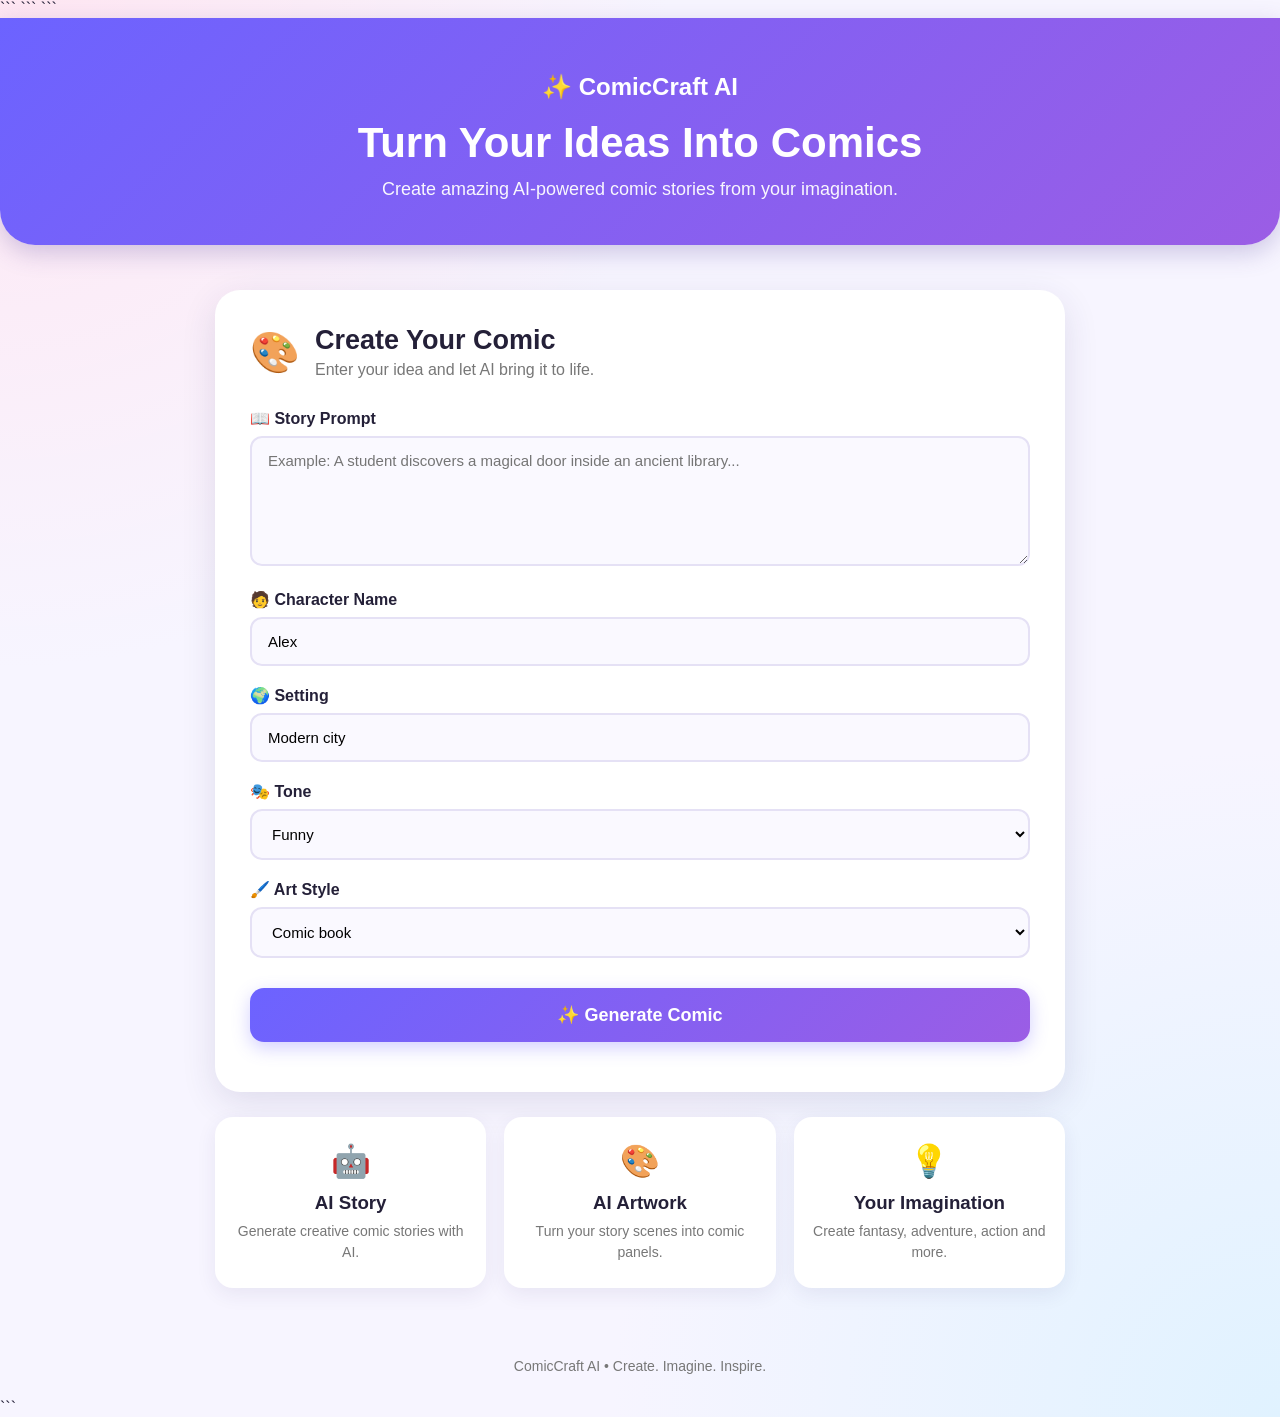
<file: templates/index.html>
<!DOCTYPE html>

<html lang="en">

<head>

```
<meta charset="UTF-8">

<meta
    name="viewport"
    content="width=device-width, initial-scale=1.0"
>

<title>ComicCraft - AI Comic Generator</title>

<link
    rel="stylesheet"
    href="/static/css/style.css"
>
```

</head>

<body>

```
<header class="hero">

    <div class="hero-content">

        <div class="logo">
            ✨ ComicCraft AI
        </div>

        <h1>
            Turn Your Ideas Into Comics
        </h1>

        <p>
            Create amazing AI-powered comic stories
            from your imagination.
        </p>

    </div>

</header>


<main class="container">

    <section class="form-card">

        <div class="card-title">
            <span>🎨</span>

            <div>
                <h2>Create Your Comic</h2>

                <p>
                    Enter your idea and let AI bring it to life.
                </p>
            </div>
        </div>


        <label for="storyPrompt">
            📖 Story Prompt
        </label>

        <textarea
            id="storyPrompt"
            placeholder="Example: A student discovers a magical door inside an ancient library..."
        ></textarea>


        <label for="characterName">
            🧑 Character Name
        </label>

        <input
            type="text"
            id="characterName"
            value="Alex"
            placeholder="Enter character name"
        >


        <label for="setting">
            🌍 Setting
        </label>

        <input
            type="text"
            id="setting"
            value="Modern city"
            placeholder="Example: Magical kingdom"
        >


        <label for="tone">
            🎭 Tone
        </label>

        <select id="tone">

            <option>Funny</option>
            <option>Adventure</option>
            <option>Action</option>
            <option>Emotional</option>
            <option>Fantasy</option>

        </select>


        <label for="artStyle">
            🖌️ Art Style
        </label>

        <select id="artStyle">

            <option>Comic book</option>
            <option>Anime</option>
            <option>Cartoon</option>
            <option>Digital art</option>
            <option>Watercolor</option>

        </select>


        <button
            id="generateButton"
            onclick="generateComic()"
        >
            ✨ Generate Comic
        </button>


        <div
            id="loading"
            class="loading hidden"
        >
            ⏳ Generating your comic...
        </div>


        <div
            id="errorMessage"
            class="error"
        ></div>

    </section>


    <section class="features">

        <div class="feature-card">
            <span>🤖</span>
            <h3>AI Story</h3>
            <p>Generate creative comic stories with AI.</p>
        </div>

        <div class="feature-card">
            <span>🎨</span>
            <h3>AI Artwork</h3>
            <p>Turn your story scenes into comic panels.</p>
        </div>

        <div class="feature-card">
            <span>💡</span>
            <h3>Your Imagination</h3>
            <p>Create fantasy, adventure, action and more.</p>
        </div>

    </section>

</main>


<footer>

    <p>
        ComicCraft AI • Create. Imagine. Inspire.
    </p>

</footer>


<script src="/static/script.js"></script>
```

</body>

</html>
</file>
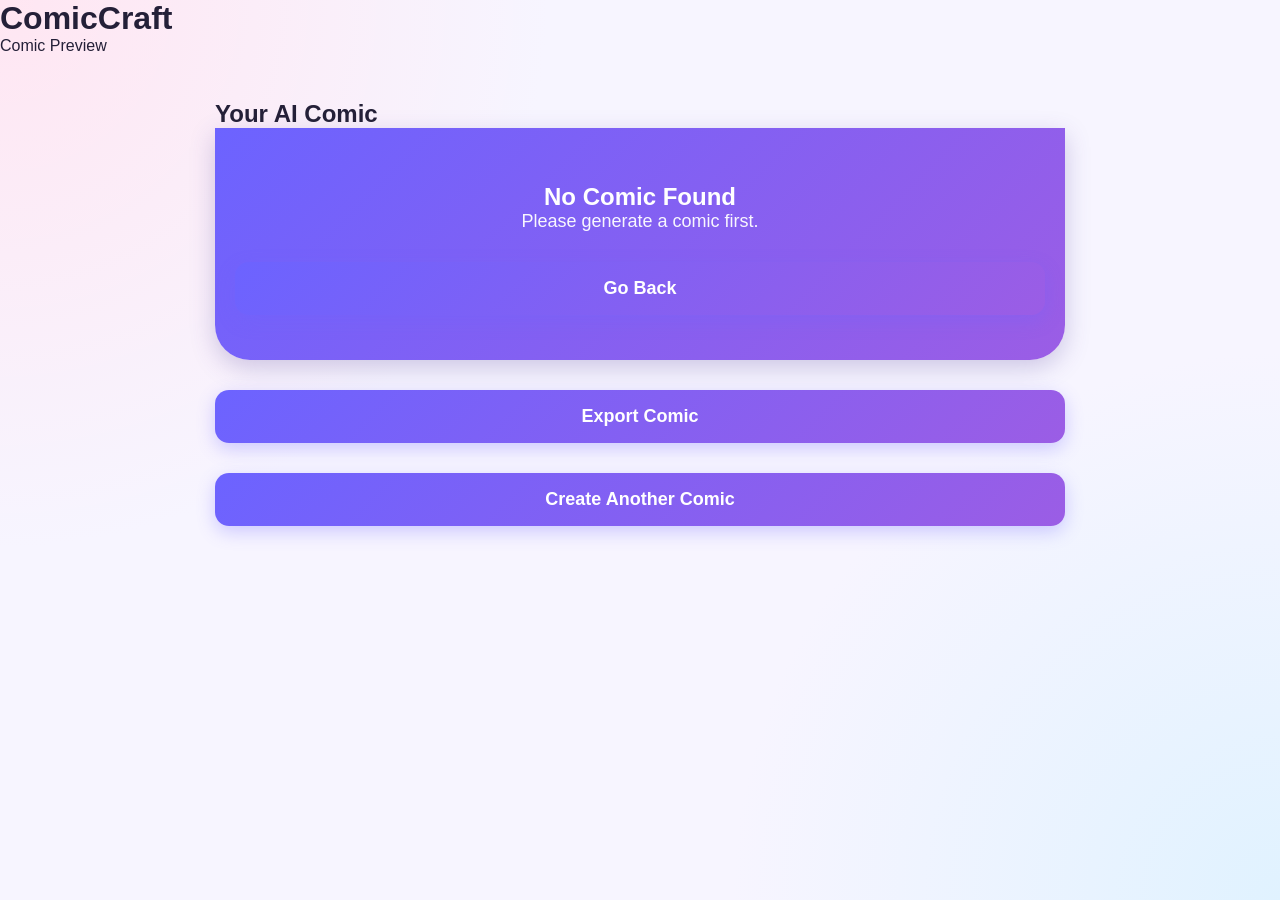
<file: templates/comic_preview.html>
<!DOCTYPE html>

<html lang="en">

<head>

    <meta charset="UTF-8">

    <meta
        name="viewport"
        content="width=device-width, initial-scale=1.0"
    >

    <title>
        Comic Preview - ComicCraft
    </title>

    <link
        rel="stylesheet"
        href="/static/css/style.css"
    >

</head>


<body>


<header>

    <h1>
        ComicCraft
    </h1>

    <p>
        Comic Preview
    </p>

</header>


<main class="container">


    <section
        id="comicHeader"
        class="comic-title"
    >

        <h2 id="comicTitle">
            Your AI Comic
        </h2>

        <p id="comicSummary"></p>

    </section>


    <section
        id="comicPanels"
        class="comic-result"
    ></section>


    <section class="actions">

        <button
            onclick="exportComic()"
        >
            Export Comic
        </button>


        <button
            onclick="createAnother()"
        >
            Create Another Comic
        </button>

    </section>


</main>


<script>

const comic =
    JSON.parse(
        sessionStorage.getItem(
            "comic"
        )
    );


if (!comic) {

    document.getElementById(
        "comicPanels"
    ).innerHTML = `

        <div class="hero">

            <h2>
                No Comic Found
            </h2>

            <p>
                Please generate a comic first.
            </p>

            <button
                onclick="createAnother()"
            >
                Go Back
            </button>

        </div>

    `;

}
else {

    displayComic(
        comic
    );

}


function displayComic(
    comic
) {

    document.getElementById(
        "comicTitle"
    ).textContent =
        comic.title;


    document.getElementById(
        "comicSummary"
    ).textContent =
        comic.summary;


    const container =
        document.getElementById(
            "comicPanels"
        );


    comic.panels.forEach(
        panel => {

            const article =
                document.createElement(
                    "article"
                );


            article.className =
                "panel";


            let imageHTML = "";


            if (
                panel.image_url
            ) {

                imageHTML = `

                    <img
                        src="${panel.image_url}"
                        alt="Comic Panel ${panel.panel_number}"
                    >

                `;

            }
            else {

                imageHTML = `

                    <div class="image-placeholder">

                        Image unavailable

                    </div>

                `;

            }


            article.innerHTML = `

                ${imageHTML}


                <div class="panel-content">

                    <h3>
                        Panel
                        ${panel.panel_number}
                    </h3>


                    <p>
                        <strong>
                            Scene:
                        </strong>

                        ${escapeHTML(
                            panel.scene
                        )}
                    </p>


                    <p>
                        <strong>
                            Narration:
                        </strong>

                        ${escapeHTML(
                            panel.narration
                        )}
                    </p>


                    <p>
                        <strong>
                            Dialogue:
                        </strong>

                        ${escapeHTML(
                            panel.dialogue
                        )}
                    </p>

                </div>

            `;


            container.appendChild(
                article
            );

        }
    );

}


async function exportComic() {

    if (!comic) {

        return;
    }


    try {

        const response =
            await fetch(
                "/export-success",
                {

                    method: "POST",

                    headers: {
                        "Content-Type":
                            "application/json"
                    },

                    body: JSON.stringify({
                        comic: comic
                    })

                }
            );


        const html =
            await response.text();


        document.open();

        document.write(
            html
        );

        document.close();

    }
    catch (error) {

        alert(
            "Export failed: "
            + error.message
        );

    }

}


function createAnother() {

    sessionStorage.removeItem(
        "comic"
    );


    window.location.href =
        "/";

}


function escapeHTML(
    value
) {

    if (!value) {

        return "";

    }


    return value
        .replaceAll(
            "&",
            "&amp;"
        )
        .replaceAll(
            "<",
            "&lt;"
        )
        .replaceAll(
            ">",
            "&gt;"
        )
        .replaceAll(
            '"',
            "&quot;"
        )
        .replaceAll(
            "'",
            "&#039;"
        );

}

</script>


</body>

</html>
</file>
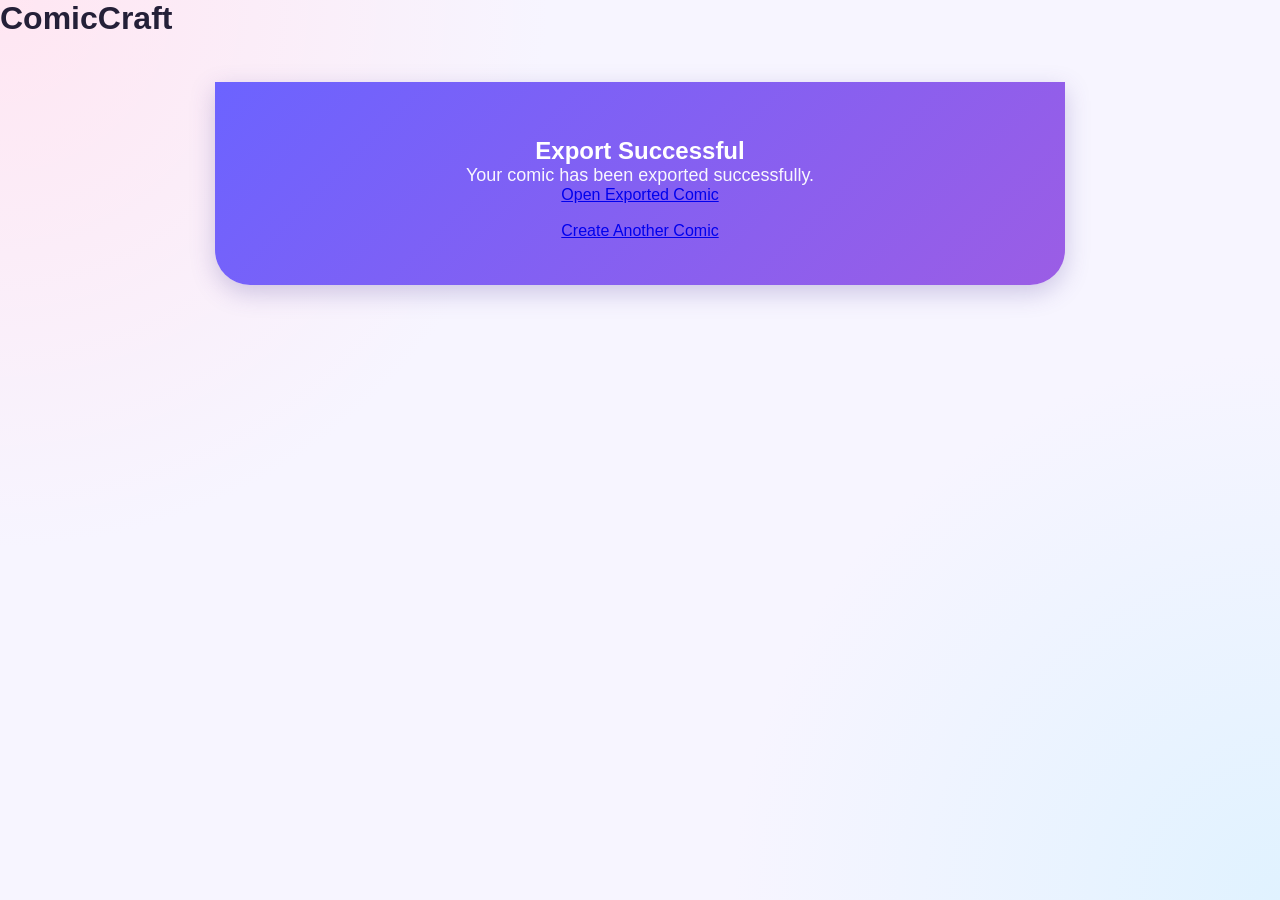
<file: templates/export_success.html>
<!DOCTYPE html>

<html lang="en">

<head>

    <meta charset="UTF-8">

    <meta
        name="viewport"
        content="width=device-width, initial-scale=1.0"
    >

    <title>
        Export Successful
    </title>

    <link
        rel="stylesheet"
        href="/static/css/style.css"
    >

</head>


<body>


<header>

    <h1>
        ComicCraft
    </h1>

</header>


<main class="container">


    <section class="hero">

        <h2>
            Export Successful
        </h2>


        <p>
            Your comic has been exported successfully.
        </p>


        <a
            href="{{ file_url }}"
            class="button"
            target="_blank"
        >
            Open Exported Comic
        </a>


        <br>
        <br>


        <a
            href="/"
            class="button secondary"
        >
            Create Another Comic
        </a>

    </section>


</main>


</body>

</html>
</file>
<file: static/css/style.css>
* {
  box-sizing: border-box;
  margin: 0;
  padding: 0;
  }

body {
font-family: Arial, sans-serif;
min-height: 100vh;
background:
radial-gradient(circle at top left, #ffe6f2, transparent 35%),
radial-gradient(circle at bottom right, #e0f2ff, transparent 35%),
#f7f5ff;
color: #242038;
}

/* Header */

.hero {
padding: 55px 20px 45px;
text-align: center;
background:
linear-gradient(135deg, #6c63ff, #9b5de5);
color: white;
border-bottom-left-radius: 35px;
border-bottom-right-radius: 35px;
box-shadow: 0 8px 25px rgba(80, 60, 150, 0.25);
}

.hero-content {
max-width: 800px;
margin: auto;
}

.logo {
font-size: 24px;
font-weight: bold;
margin-bottom: 18px;
}

.hero h1 {
font-size: 42px;
margin-bottom: 12px;
}

.hero p {
font-size: 18px;
opacity: 0.95;
}

/* Main container */

.container {
width: 92%;
max-width: 850px;
margin: 45px auto;
}

/* Form card */

.form-card {
background: white;
padding: 35px;
border-radius: 25px;
box-shadow: 0 10px 35px rgba(50, 40, 100, 0.12);
}

.card-title {
display: flex;
align-items: center;
gap: 15px;
margin-bottom: 30px;
}

.card-title span {
font-size: 40px;
}

.card-title h2 {
font-size: 27px;
margin-bottom: 5px;
}

.card-title p {
color: #777;
}

/* Labels */

label {
display: block;
font-weight: bold;
margin-top: 20px;
margin-bottom: 8px;
}

/* Inputs */

textarea,
input,
select {
width: 100%;
padding: 14px 16px;
border: 2px solid #e5e1f5;
border-radius: 12px;
font-size: 15px;
font-family: inherit;
background: #faf9ff;
outline: none;
transition: 0.2s;
}

textarea {
min-height: 130px;
resize: vertical;
}

textarea:focus,
input:focus,
select:focus {
border-color: #6c63ff;
background: white;
}

/* Generate button */

button {
width: 100%;
margin-top: 30px;
padding: 16px;
border: none;
border-radius: 14px;
background: linear-gradient(135deg, #6c63ff, #9b5de5);
color: white;
font-size: 18px;
font-weight: bold;
cursor: pointer;
transition: 0.2s;
box-shadow: 0 6px 18px rgba(108, 99, 255, 0.3);
}

button:hover {
transform: translateY(-2px);
box-shadow: 0 9px 22px rgba(108, 99, 255, 0.4);
}

button:active {
transform: translateY(0);
}

/* Loading */

.loading {
text-align: center;
margin-top: 20px;
padding: 15px;
border-radius: 12px;
background: #f0edff;
color: #5b50d6;
font-weight: bold;
}

.hidden {
display: none;
}

/* Error */

.error {
margin-top: 15px;
color: #d32f2f;
text-align: center;
}

/* Feature cards */

.features {
display: grid;
grid-template-columns: repeat(3, 1fr);
gap: 18px;
margin-top: 25px;
}

.feature-card {
background: white;
padding: 25px 18px;
border-radius: 18px;
text-align: center;
box-shadow: 0 6px 20px rgba(50, 40, 100, 0.08);
}

.feature-card span {
font-size: 32px;
}

.feature-card h3 {
margin: 12px 0 7px;
}

.feature-card p {
color: #777;
font-size: 14px;
line-height: 1.5;
}

/* Footer */

footer {
text-align: center;
padding: 25px;
color: #777;
font-size: 14px;
}

/* Mobile */

@media (max-width: 650px) {

```
.hero h1 {
    font-size: 30px;
}

.hero p {
    font-size: 16px;
}

.form-card {
    padding: 22px;
}

.features {
    grid-template-columns: 1fr;
}
```

}
</file>
